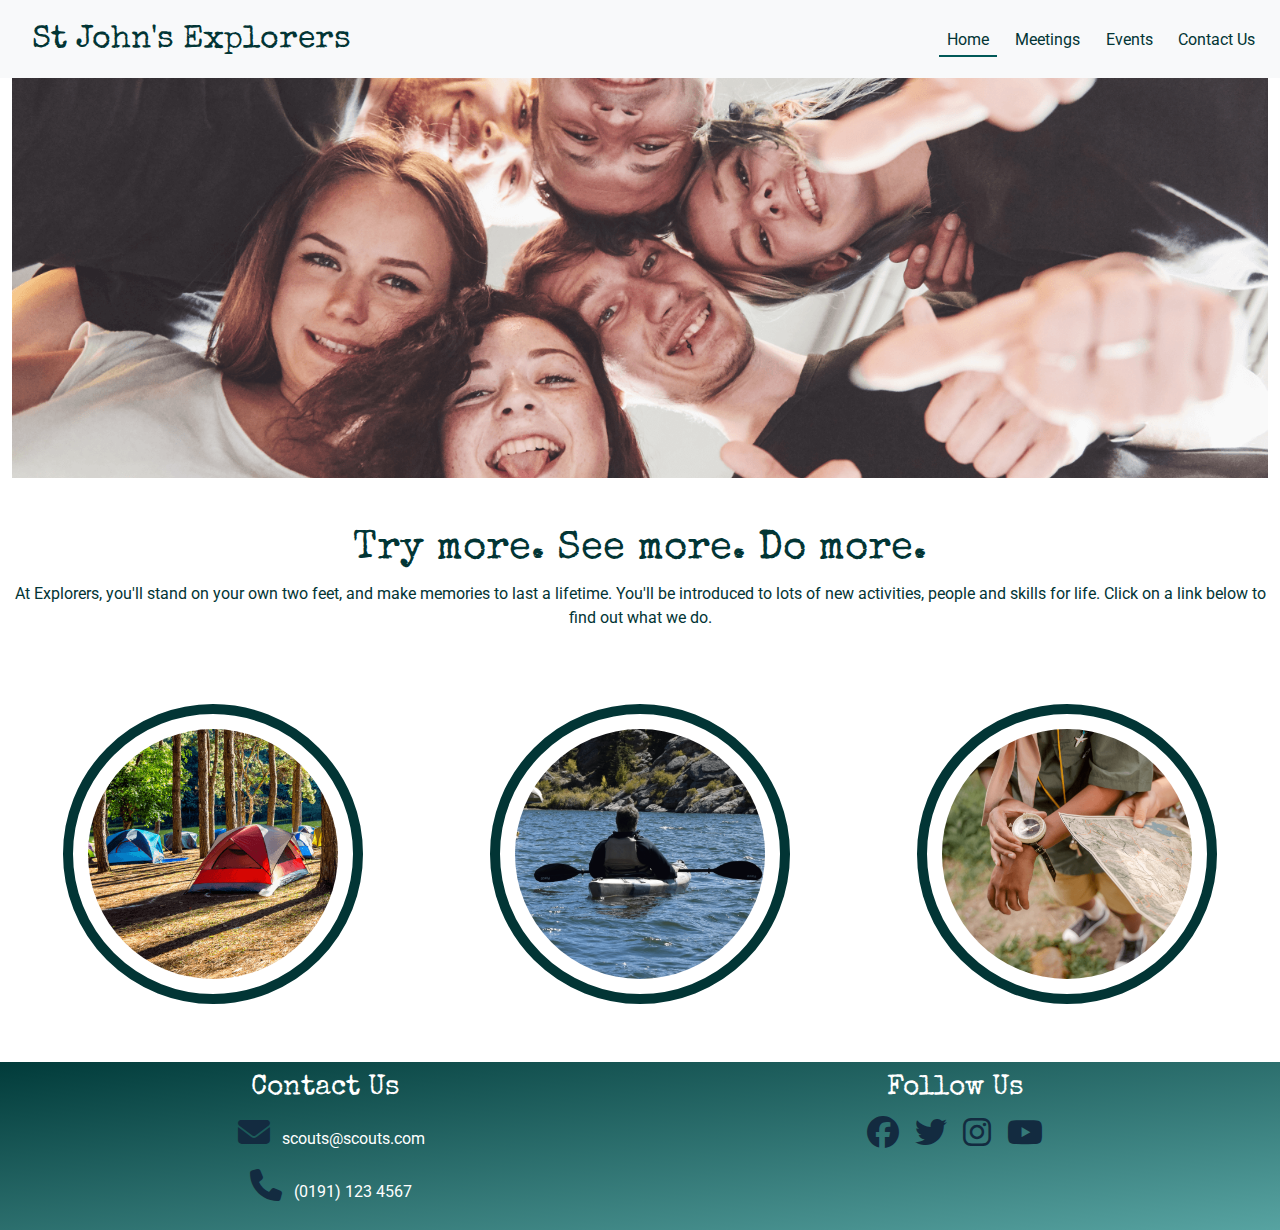
<file: index.html>
<!DOCTYPE html>
<html lang="en">
<head>
    <meta charset="UTF-8">
    <meta http-equiv="X-UA-Compatible" content="IE=edge">
    <meta name="viewport" content="width=device-width, initial-scale=1.0">
    <meta name="description" content="St John's Explorer Scout unit in Sunderland District">
    <meta name="keywords" content="explorer scouts, explorers, scouts, st johns">
    <!-- Bootstrap CSS -->
    <link href="https://cdn.jsdelivr.net/npm/bootstrap@5.1.3/dist/css/bootstrap.min.css" rel="stylesheet">
    <link rel="stylesheet" href="https://cdnjs.cloudflare.com/ajax/libs/font-awesome/6.1.1/css/all.min.css" type="text/css" />
    <link rel="stylesheet" href="assets/css/style.css" type="text/css" />
    <title>St.John's Explorers</title>
</head>
<body>
<!--Nav bar taken from Code Institute Whiskey Drop tutorial and updated to Bootstrap 5 using getbootstrap.com-->
<header>
    <nav class="navbar navbar-light navbar-expand-lg bg-light">
        <div class="container-fluid" id="page-top">
            <a class="navbar-brand" href="index.html">
                <span class="logo">St John's Explorers</span>
            </a>

            <button class="navbar-toggler" type="button" data-bs-toggle="collapse" data-bs-target="#navbarNav" aria-controls="navbarNav" aria-expanded="false" aria-label="Toggle navigation">
                <span class="navbar-toggler-icon"></span>
            </button>

            <div class="collapse navbar-collapse justify-content-end" id="navbarNav">
                <ul class="navbar-nav">
                    <li class="active nav-item"><a class="nav-link" href="index.html">Home</a></li>
                    <li class="nav-item">
                        <a class="nav-link" href="meetings.html">Meetings</a>
                    </li>
                    <li class="nav-item">
                        <a class="nav-link" href="events.html">Events</a>
                    </li>
                    <li class="nav-item">
                        <a class="nav-link" href="contact.html">Contact Us</a>
                    </li>
                </ul>
            </div>
        </div>
    </nav>
</header>
<main>
    <!--hero image-->
    <div class="hero-outer">
        <div class="container-fluid">
            <div class="heroimage">
                <div class="row">
                    <div class="col-12">
                    </div>
                </div>
            </div>
        </div>
    </div>
    
    <!--Home page welcome message-->
    <section id="welcome-message">
        <div class="container-fluid">
            <div class="row my-5">
                <div class="col-12">
                    <h1 class="text-center">Try more. See more. Do more. </h1>
                    <p class="text-center">At Explorers, you'll stand on your own two feet, and make memories to last a lifetime. 
                            You'll be introduced to lots of new activities, people and skills for life. 
                            Click on a link below to find out what we do.</p>
                </div>
            </div>
        </div>
    </section>

    <!--circle links-->
    <div id="landing-circles">
        <div class="container-fluid">   
            <div class="row align-items-center justify-content-center my-5">
                <!--circle 1-->
                <div class="col-12 col-md-6 col-lg-4">
                    <div class="circle">
                        <div class="link-img-outer">
                            <a href="meetings.html">
                                <div id="meetings">
                                    <div class="fade">
                                        <div class="hover-text">Meetings</div>
                                    </div>
                                </div>
                            </a>    
                        </div>
                    </div>    
                </div>
                <!--circle 2-->
                <div class="col-12 col-md-6 col-lg-4">
                    <div class="circle">
                        <div class="link-img-outer">
                            <a href="events.html">
                                <div id="events">
                                    <div class="fade">
                                        <div class="hover-text">Events</div>
                                    </div>
                                </div>
                            </a>    
                        </div>
                    </div>
                </div>
                <!--circle 3-->
                <div class="col-12 d-md-none d-lg-block col-lg-4">
                    <div class="circle">
                        <div class="link-img-outer">
                            <a href="contact.html">
                                <div id="contact">
                                    <div class="fade">
                                        <div class="hover-text">Contact Us</div>
                                    </div>   
                                </div>
                            </a>
                        </div>
                    </div>
                </div>
            </div>
        </div>
    </div>
    </main> 

    <!--footer-->
    <footer class="footer">
        <div class="container-fluid">
            <div class="row">
                <div class="col-sm-6 text-sm-left">
                    <h3 class="footer-headings">Contact Us</h3>
                    <p><i class="list-contact-icon fa-solid fa-envelope" aria-hidden="true"></i>scouts@scouts.com</p>    
                    <p><i class="list-contact-icon fa-solid fa-phone" aria-hidden="true"></i>(0191) 123 4567</p>
                </div>               
                
                <div class="col-sm-6 text-sm-right">
                    <h3 class="footer-headings">Follow Us</h3>
                    <ul class="list-inline socials">
                        <li class="list-inline-item">
                            <a target="_blank" href="https://www.facebook.com/durhamscouts" class="social-media-hover">
                                <i class="social-media-icon fa-brands fa-facebook" aria-hidden="true"></i>
                                <span class="sr-only">Facebook</span>
                            </a>
                        </li>
                        <li class="list-inline-item">
                            <a target="_blank" href="https://twitter.com/durhamscouts" class="social-media-hover">
                                <i class="social-media-icon fa-brands fa-twitter" aria-hidden="true"></i>
                                <span class="sr-only">Twitter</span>
                            </a>
                        </li>
                        <li class="list-inline-item">
                            <a target="_blank" href="https://www.instagram.com/durhamscoutsyouth/" class="social-media-hover">
                                <i class="social-media-icon fa-brands fa-instagram" aria-hidden="true"></i>
                                <span class="sr-only">Instagram</span>
                            </a>
                        </li>
                        <li class="list-inline-item">
                            <a target="_blank" href="https://www.youtube.com/watch?v=k6-cvuTXqMA" class="social-media-hover">
                                <i class="social-media-icon fa-brands fa-youtube" aria-hidden="true"></i>
                                <span class="sr-only">YouTube</span>
                            </a>
                        </li>
                    </ul>    
                </div>
            </div>
        </div>
    </footer>
    <!--Bootstrap JS-->
    <script src="https://cdn.jsdelivr.net/npm/@popperjs/core@2.10.2/dist/umd/popper.min.js"></script>
    <script src="https://cdn.jsdelivr.net/npm/bootstrap@5.1.3/dist/js/bootstrap.min.js"></script>
</body>
</html>
</file>
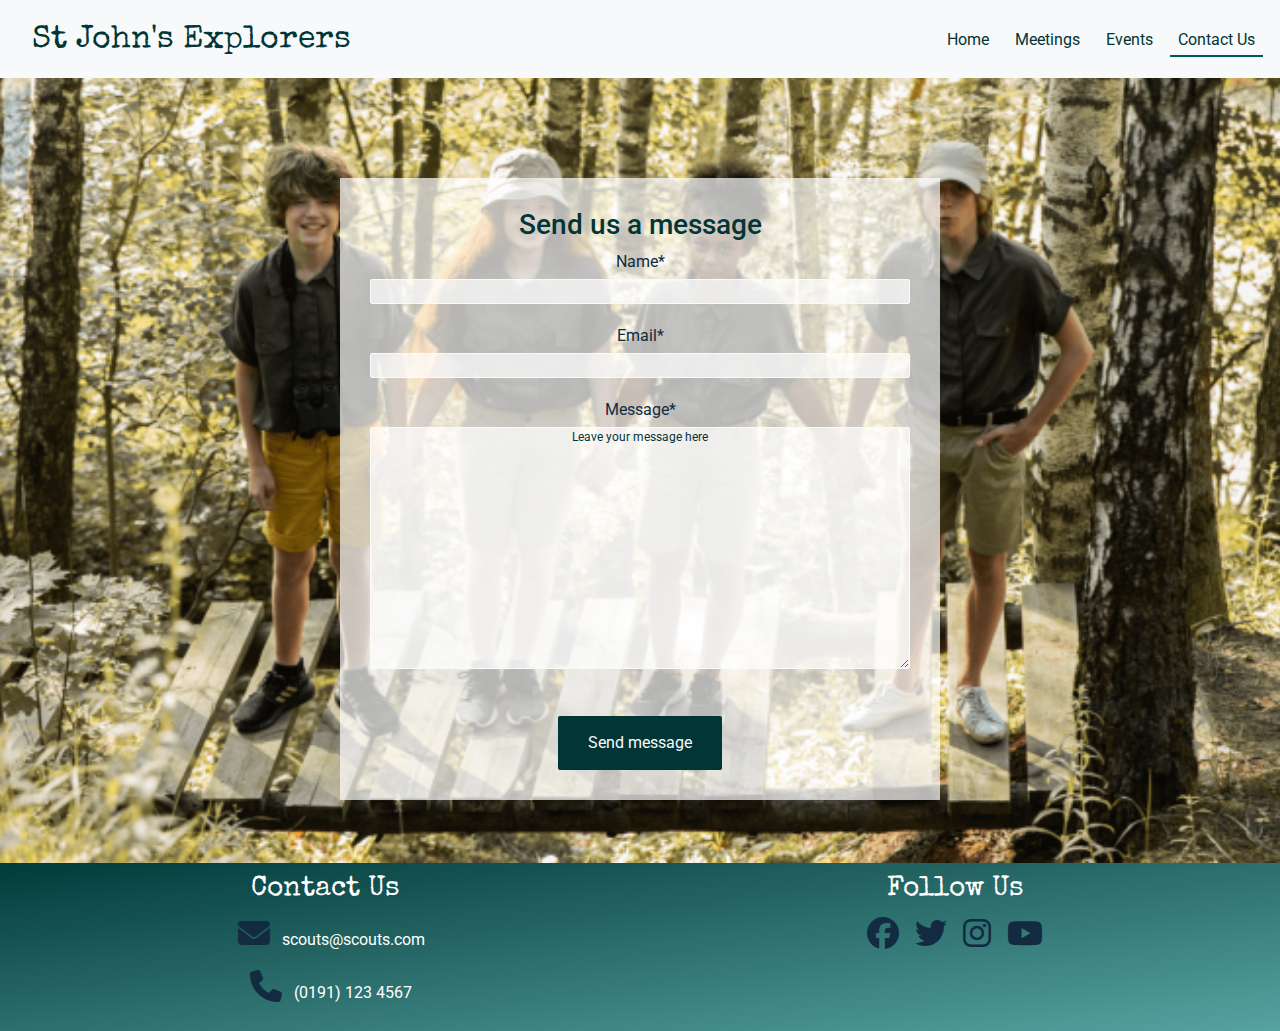
<file: contact.html>
<!DOCTYPE html>
<html lang="en">
<head>
    <meta charset="UTF-8">
    <meta http-equiv="X-UA-Compatible" content="IE=edge">
    <meta name="viewport" content="width=device-width, initial-scale=1.0">
    <meta name="description" content="St John's Explorer Scout unit in Sunderland District">
    <meta name="keywords" content="explorer scouts, explorers, scouts, st johns">
    <!-- Bootstrap CSS -->
    <link rel="stylesheet" href="https://cdn.jsdelivr.net/npm/bootstrap@5.1.3/dist/css/bootstrap.min.css">
    <link rel="stylesheet" href="https://cdnjs.cloudflare.com/ajax/libs/font-awesome/6.1.1/css/all.min.css" type="text/css" />
    <link rel="stylesheet" href="assets/css/style.css" type="text/css" />
    <title>St.John's Explorers</title>
</head>
<body>
<!--Nav bar taken from Code Institute Whiskey Drop tutorial and updated to Bootstrap 5 using getbootstrap.com-->
<header>
    <nav class="navbar navbar-light navbar-expand-lg bg-light">
        <div class="container-fluid" id="page-top">
            <a class="navbar-brand" href="index.html">
                <span class="logo">St John's Explorers</span>
            </a>

            <button class="navbar-toggler" type="button" data-bs-toggle="collapse" data-bs-target="#navbarNav" aria-controls="navbarNav" aria-expanded="false" aria-label="Toggle navigation">
                <span class="navbar-toggler-icon"></span>
            </button>

            <div class="collapse navbar-collapse justify-content-end" id="navbarNav">
                <ul class="navbar-nav">
                    <li class="nav-item">
                        <a class="nav-link" href="index.html">Home</a>
                    </li>
                    <li class="nav-item">
                        <a class="nav-link" href="meetings.html">Meetings</a>
                    </li>
                    <li class="nav-item">
                        <a class="nav-link" href="events.html">Events</a>
                    </li>
                    <li class="active nav-item">
                        <a class="nav-link" href="contact.html">Contact Us</a>
                    </li>
                </ul>
            </div>
        </div>
    </nav>
</header>

<main>
    <div class="hero-outer hero-outer-contact">
        <div class="container-fluid">
            <div class="events-image">
                <div class="row">
                </div>
            </div>
        </div>
    </div>

    <!--contact info-->
        <section id="contact-us-section">
            <div class="form-section">
                <form method="GET" action="thank-you.html" class="form-area">
                
                    <h3>Send us a message</h3>
                    
                    <label for="name">Name*</label>
                    <input type="text" id="name" name="both_names" class="text-input" required aria-label="Enter your name" aria-required="true">
                    <label for="emailaddress">Email*</label>
                    <input type="email" id="emailaddress" name="email_address" class="text-input" required aria-label="Enter your email" aria-required="true">
                    <label for="message_area">Message*</label>                    
                    <textarea name="message_area" id="message_area" rows="10" placeholder="Leave your message here" aria-label="Enter your message" aria-required="true"></textarea>

                    <input class="send-button" type="submit" value="Send message">
                </form>
            </div>
        </section>
    </main>

    <!--footer-->
    <footer class="footer">
        <div class="container-fluid">
            <div class="row">
                <div class="col-sm-6 text-sm-left">
                    <h3 class="footer-headings">Contact Us</h3>
                    <p><i class="list-contact-icon fa-solid fa-envelope" aria-hidden="true"></i>scouts@scouts.com</p>    
                    <p><i class="list-contact-icon fa-solid fa-phone" aria-hidden="true"></i>(0191) 123 4567</p>
                </div>               
                
                <div class="col-sm-6 text-sm-right">
                    <h3 class="footer-headings">Follow Us</h3>
                    <ul class="list-inline socials">
                        <li class="list-inline-item">
                            <a target="_blank" href="https://www.facebook.com/durhamscouts" class="social-media-hover">
                                <i class="social-media-icon fa-brands fa-facebook" aria-hidden="true"></i>
                                <span class="sr-only">Facebook</span>
                            </a>
                        </li>
                        <li class="list-inline-item">
                            <a target="_blank" href="https://twitter.com/durhamscouts" class="social-media-hover">
                                <i class="social-media-icon fa-brands fa-twitter" aria-hidden="true"></i>
                                <span class="sr-only">Twitter</span>
                            </a>
                        </li>
                        <li class="list-inline-item">
                            <a target="_blank" href="https://www.instagram.com/durhamscoutsyouth/" class="social-media-hover">
                                <i class="social-media-icon fa-brands fa-instagram" aria-hidden="true"></i>
                                <span class="sr-only">Instagram</span>
                            </a>
                        </li>
                        <li class="list-inline-item">
                            <a target="_blank" href="https://www.youtube.com/watch?v=k6-cvuTXqMA" class="social-media-hover">
                                <i class="social-media-icon fa-brands fa-youtube" aria-hidden="true"></i>
                                <span class="sr-only">YouTube</span>
                            </a>
                        </li>
                    </ul>    
                </div>
            </div>
        </div>
    </footer>
    <!--Bootstrap JS-->
    <script src="https://cdn.jsdelivr.net/npm/@popperjs/core@2.10.2/dist/umd/popper.min.js"></script>
    <script src="https://cdn.jsdelivr.net/npm/bootstrap@5.1.3/dist/js/bootstrap.min.js"></script>
</body>
</html>
</file>
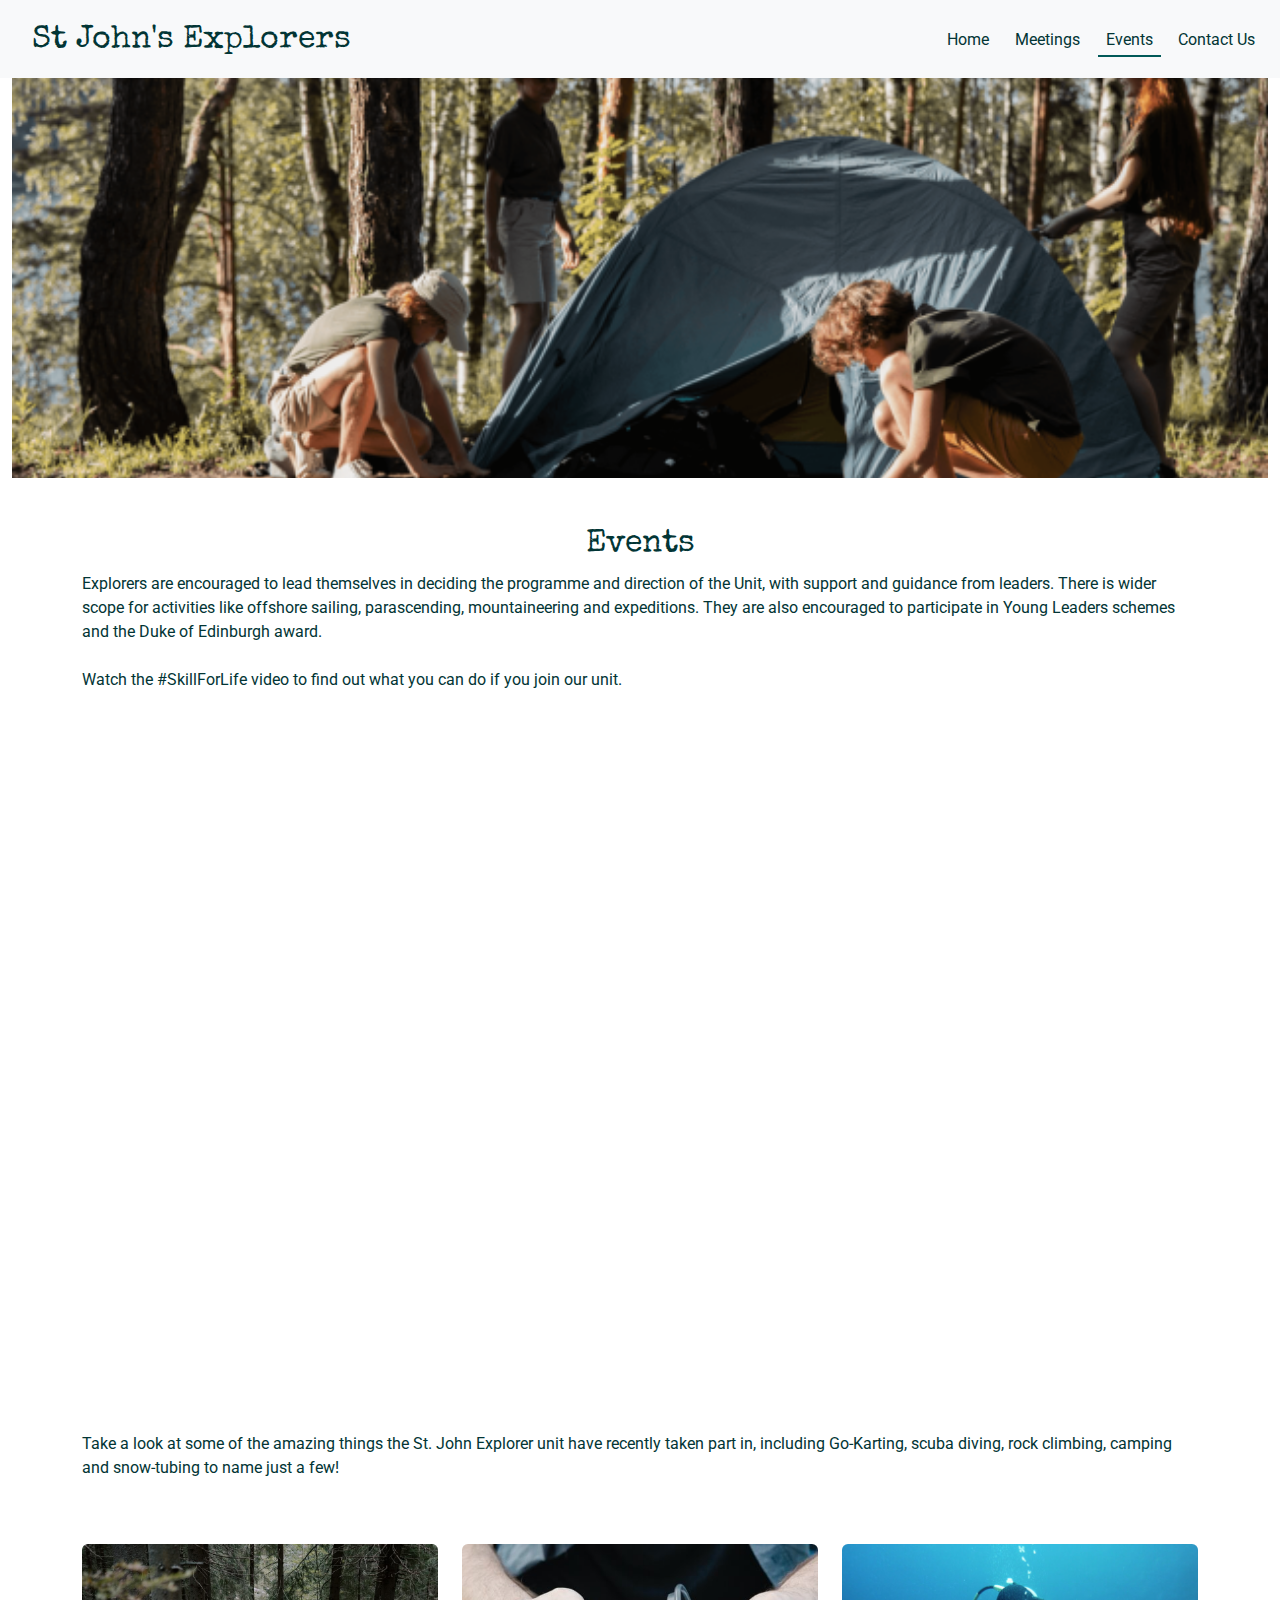
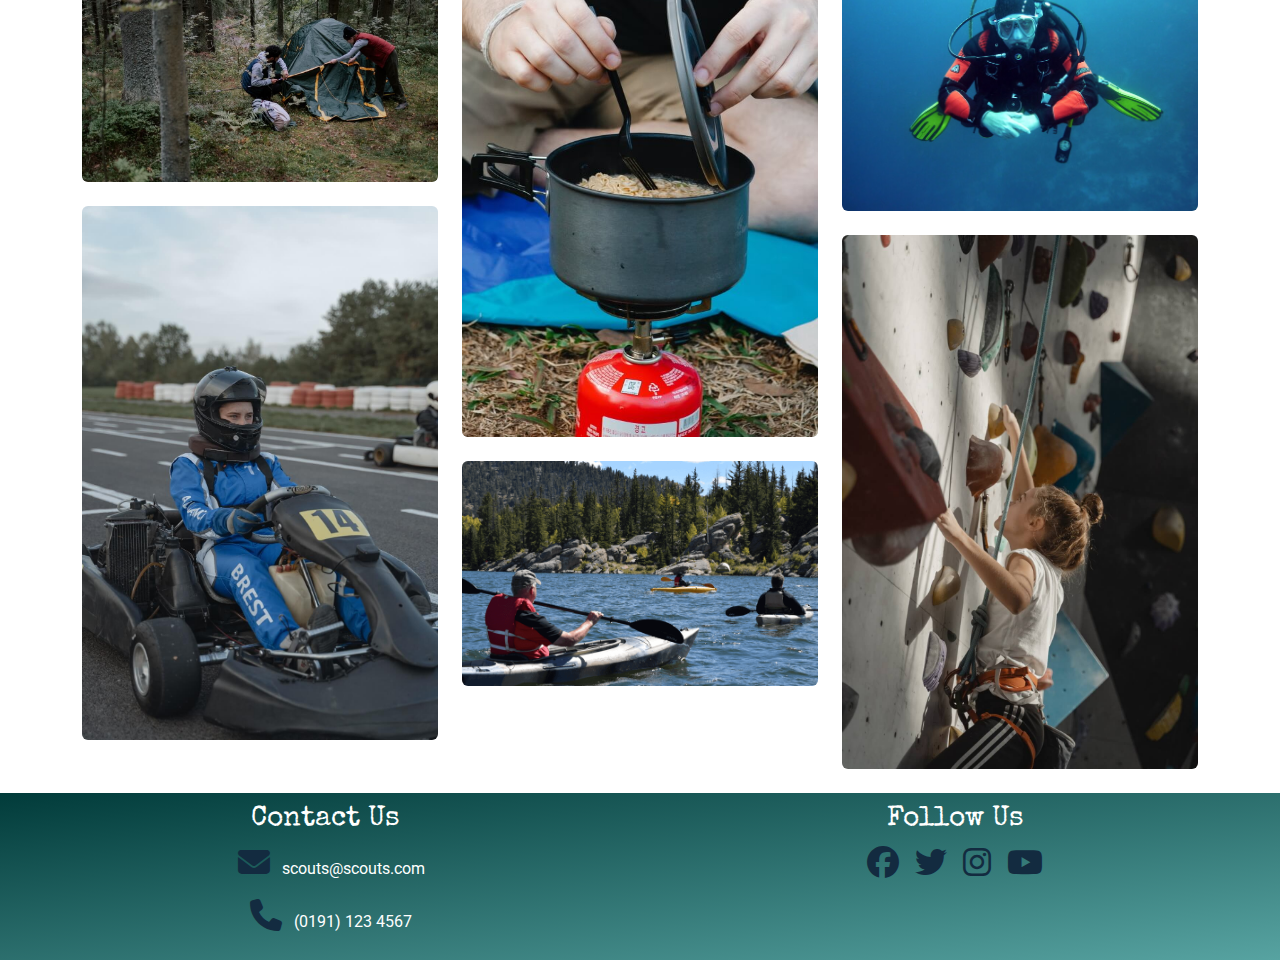
<file: events.html>
<!DOCTYPE html>
<html lang="en">
<head>
    <meta charset="UTF-8">
    <meta http-equiv="X-UA-Compatible" content="IE=edge">
    <meta name="viewport" content="width=device-width, initial-scale=1.0">
    <meta name="description" content="St John's Explorer Scout unit in Sunderland District">
    <meta name="keywords" content="explorer scouts, explorers, scouts, st johns">
    <!-- Bootstrap CSS -->
    <link rel="stylesheet" href="https://cdn.jsdelivr.net/npm/bootstrap@5.1.3/dist/css/bootstrap.min.css">
    <link rel="stylesheet" href="https://cdnjs.cloudflare.com/ajax/libs/font-awesome/6.1.1/css/all.min.css" type="text/css" />
    <link rel="stylesheet" href="assets/css/style.css" type="text/css" />
    <title>St.John's Explorers</title>
</head>
<body>
<!--Nav bar taken from Code Institute Whiskey Drop tutorial and updated to Bootstrap 5 using getbootstrap.com-->
<header>
    <nav class="navbar navbar-light navbar-expand-lg bg-light">
        <div class="container-fluid" id="page-top">
            <a class="navbar-brand" href="index.html">
                <span class="logo">St John's Explorers</span>
            </a>

            <button class="navbar-toggler" type="button" data-bs-toggle="collapse" data-bs-target="#navbarNav" aria-controls="navbarNav" aria-expanded="false" aria-label="Toggle navigation">
                <span class="navbar-toggler-icon"></span>
            </button>

            <div class="collapse navbar-collapse justify-content-end" id="navbarNav">
                <ul class="navbar-nav">
                    <li class="nav-item"><a class="nav-link" href="index.html">Home</a></li>
                    <li class="nav-item">
                        <a class="nav-link" href="meetings.html">Meetings</a>
                    </li>
                    <li class="active nav-item">
                        <a class="nav-link" href="events.html">Events</a>
                    </li>
                    <li class="nav-item">
                        <a class="nav-link" href="contact.html">Contact Us</a>
                    </li>
                </ul>
            </div>
        </div>
    </nav>
</header>
<main>
    <!--new hero image-->
    <div class="hero-outer">
        <div class="container-fluid">
            <div class="events-image">
                <div class="row">
                    <div class="col-12">
                    </div>
                </div>
            </div>
        </div>
    </div>
    
    <!--events-->
    <article class="container">
        <section id="events-info">
            <div class="row my-5">
                <div class="col-12">
                    <h2 class="meeting-heading">Events</h2>
                    <p class="meeting-content">Explorers are encouraged to lead themselves in deciding the programme and direction of the Unit, with support and guidance from leaders. 
                        There is wider scope for activities like offshore sailing, parascending, mountaineering and expeditions. They are also encouraged to participate in Young Leaders schemes and the Duke of Edinburgh award.<br><br> Watch the #SkillForLife video to find out what you can do if you join our unit.</p>      
                </div>
            </div>
            <!--code sourced from https://stackoverflow.com/questions/70863997/make-youtube-video-embed-responsive -->
            <div class="video-container justify-content-center">
                <iframe width="560" height="315" src="https://www.youtube.com/embed/cMGyuucCmuY?autoplay=0&mute=1" 
                allow="accelerometer; encrypted-media; gyroscope; picture-in-picture" allowfullscreen title="Scouts Skills for Life video" loading="lazy"></iframe>
            </div>

            <div class="row my-5">
                <div class="col-12">
                    <p class="meeting-content">Take a look at some of the amazing things the St. John Explorer unit have recently taken part in, 
                        including Go-Karting, scuba diving, rock climbing, camping and snow-tubing to name just a few!</p>      
                </div>
            </div>
            <div class="row">
                <div class="col-xs-12 col-sm-6 col-lg-4">
                    <img src="assets/images/small-camp.png"
                    class="w-100 shadow-1-strong rounded mb-4"
                    alt="camping in woods"/>
                    <span class="sr-only">camping in woods</span>
                    
                    <img src="assets/images/small-gokart.png"
                    class="w-100 shadow-1-strong rounded mb-4"
                    alt="Go-kart"/>
                    <span class="sr-only">Go-kart</span>
                </div>
            
                <div class="col-xs-12 col-sm-6 col-lg-4 mb-4">
                    <img src="assets/images/small-cook.png"
                    class="w-100 shadow-1-strong rounded mb-4"
                    alt="cooking food outdoors"/>
                    <span class="sr-only">cooking food outdoors</span>
                
                    <img src="assets/images/small-canoing.png"
                    class="w-100 shadow-1-strong rounded mb-4"
                    alt="canoeing on lake"/>
                    <span class="sr-only">canoeing on lake</span>
                </div>
                
                <div class="col-xs-12 col-sm-6 col-lg-4">
                    <img src="assets/images/small-scuba.png"
                    class="w-100 shadow-1-strong rounded mb-4"
                    alt="scuba diver"/>
                    <span class="sr-only">scuba diver</span>
                
                    <img src="assets/images/small-climbing.png"
                    class="w-100 shadow-1-strong rounded mb-4"
                    alt="A girl on a climbing tower"/>
                    <span class="sr-only">A girl on a climbing tower</span>
                </div>
            </div>
        </section> 
    </article>
</main>    
<!--footer-->
<footer class="footer">
    <div class="container-fluid">
        <div class="row">
            <div class="col-sm-6 text-sm-left">
                <h3 class="footer-headings">Contact Us</h3>
                <p><i class="list-contact-icon fa-solid fa-envelope" aria-hidden="true"></i>scouts@scouts.com</p>    
                <p><i class="list-contact-icon fa-solid fa-phone" aria-hidden="true"></i>(0191) 123 4567</p>
            </div>               
            
            <div class="col-sm-6 text-sm-right">
                <h3 class="footer-headings">Follow Us</h3>
                <ul class="list-inline socials">
                    <li class="list-inline-item">
                        <a target="_blank" href="https://www.facebook.com/durhamscouts" class="social-media-hover">
                            <i class="social-media-icon fa-brands fa-facebook" aria-hidden="true"></i>
                            <span class="sr-only">Facebook</span>
                        </a>
                    </li>
                    <li class="list-inline-item">
                        <a target="_blank" href="https://twitter.com/durhamscouts" class="social-media-hover">
                            <i class="social-media-icon fa-brands fa-twitter" aria-hidden="true"></i>
                            <span class="sr-only">Twitter</span>
                        </a>
                    </li>
                    <li class="list-inline-item">
                        <a target="_blank" href="https://www.instagram.com/durhamscoutsyouth/" class="social-media-hover">
                            <i class="social-media-icon fa-brands fa-instagram" aria-hidden="true"></i>
                            <span class="sr-only">Instagram</span>
                        </a>
                    </li>
                    <li class="list-inline-item">
                        <a target="_blank" href="https://www.youtube.com/watch?v=k6-cvuTXqMA" class="social-media-hover">
                            <i class="social-media-icon fa-brands fa-youtube" aria-hidden="true"></i>
                            <span class="sr-only">YouTube</span>
                        </a>
                    </li>
                </ul>    
            </div>
        </div>
    </div>
</footer>
<!--Bootstrap JS-->
<script src="https://cdn.jsdelivr.net/npm/@popperjs/core@2.10.2/dist/umd/popper.min.js"></script>
<script src="https://cdn.jsdelivr.net/npm/bootstrap@5.1.3/dist/js/bootstrap.min.js"></script>
</body>
</html>
</file>
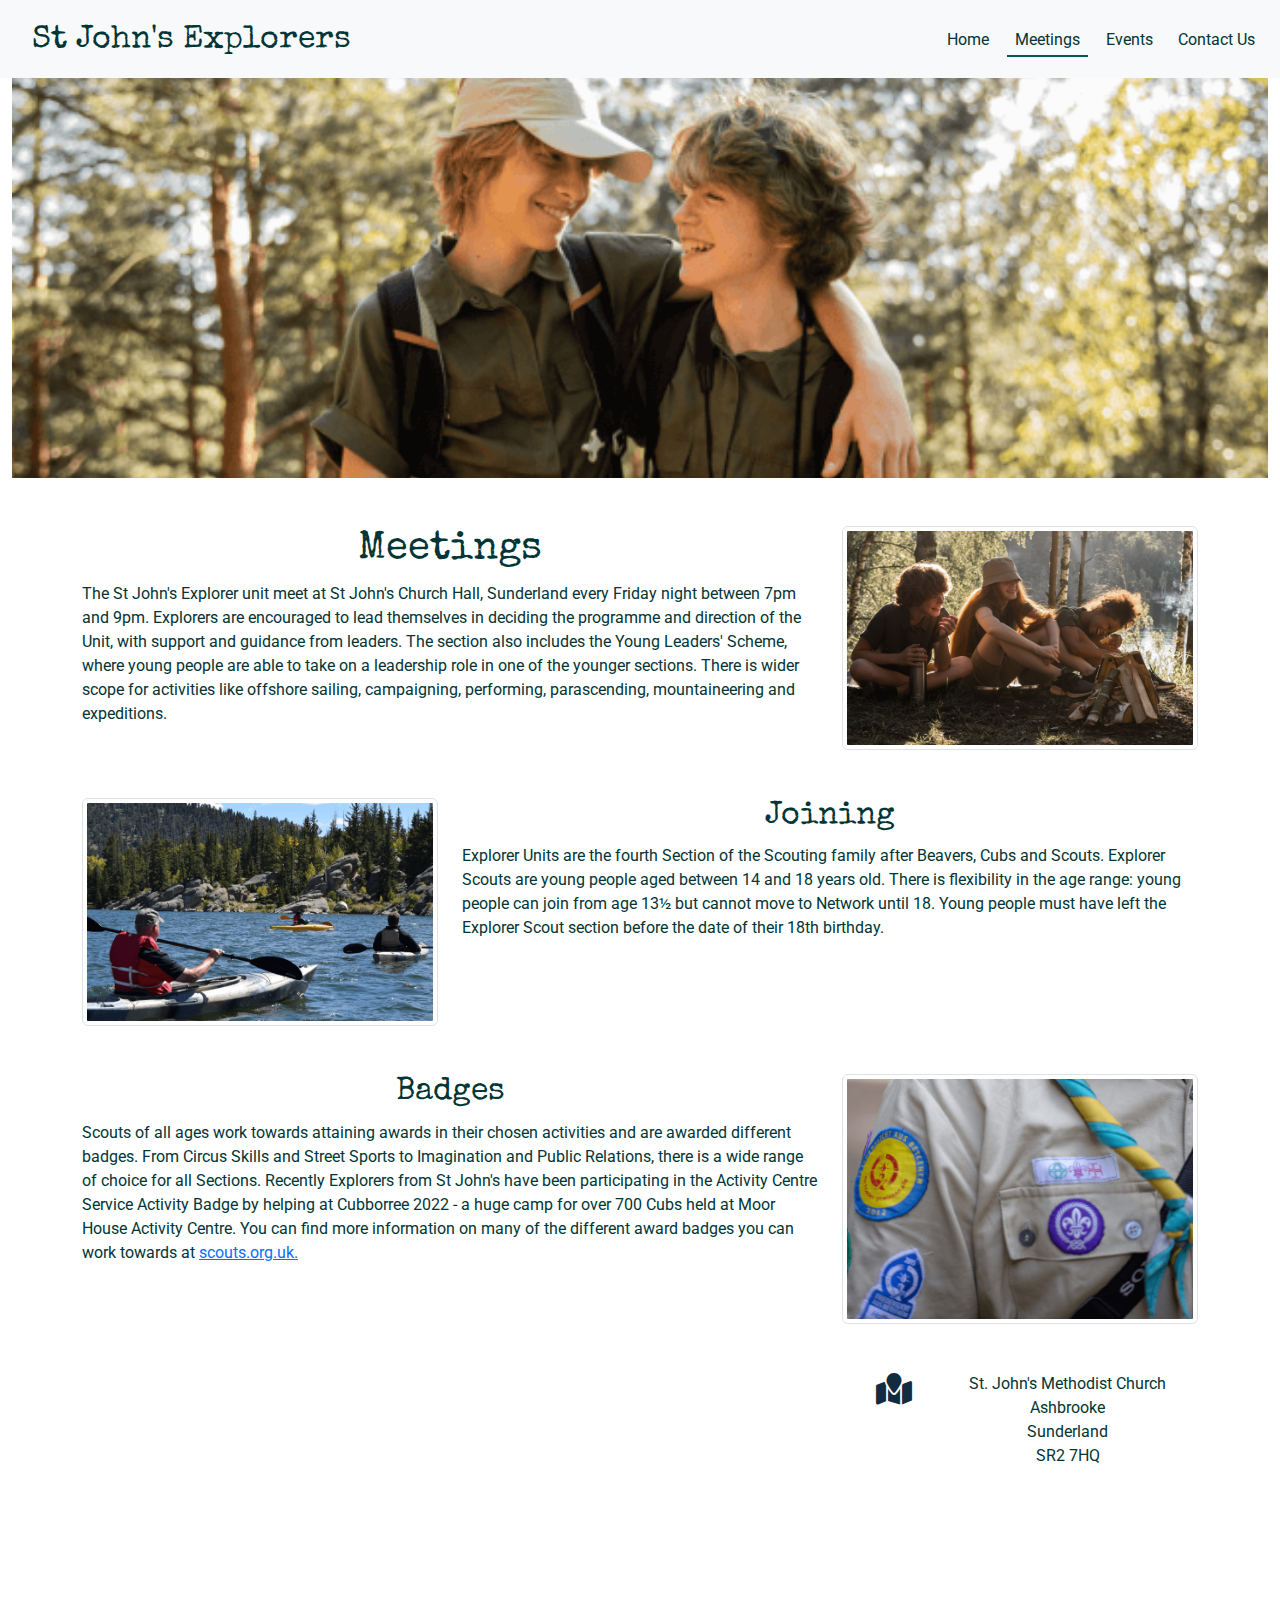
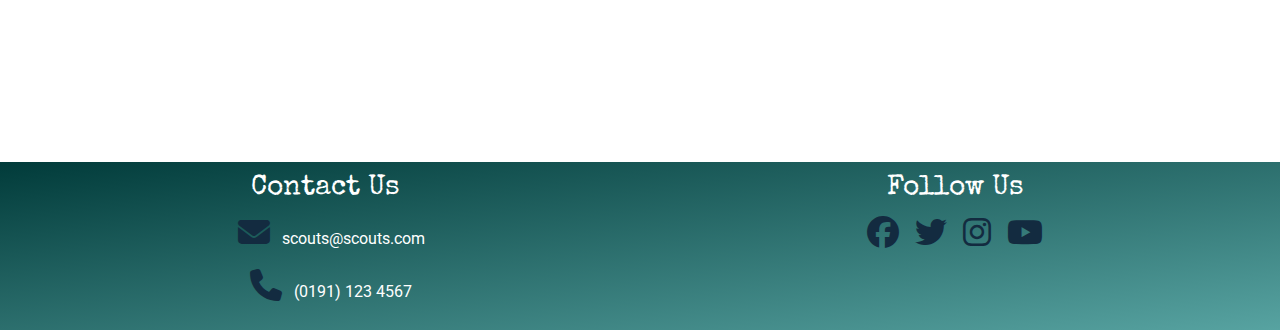
<file: meetings.html>
<!DOCTYPE html>
<html lang="en">
<head>
    <meta charset="UTF-8">
    <meta http-equiv="X-UA-Compatible" content="IE=edge">
    <meta name="viewport" content="width=device-width, initial-scale=1.0">
    <meta name="description" content="St John's Explorer Scout unit in Sunderland District">
    <meta name="keywords" content="explorer scouts, explorers, scouts, st johns">
    <!-- Bootstrap CSS -->
    <link rel="stylesheet" href="https://cdn.jsdelivr.net/npm/bootstrap@5.1.3/dist/css/bootstrap.min.css">
    <link rel="stylesheet" href="https://cdnjs.cloudflare.com/ajax/libs/font-awesome/6.1.1/css/all.min.css" type="text/css" />
    <link rel="stylesheet" href="assets/css/style.css" type="text/css" />
    <title>St.John's Explorers</title>
</head>
<body>
<!--Nav bar taken from Code Institute Whiskey Drop tutorial and updated to Bootstrap 5 using getbootstrap.com-->
<header>
    <nav class="navbar navbar-light navbar-expand-lg bg-light">
        <div class="container-fluid" id="page-top">
            <a class="navbar-brand" href="index.html">
                <span class="logo">St John's Explorers</span>
            </a>

            <button class="navbar-toggler" type="button" data-bs-toggle="collapse" data-bs-target="#navbarNav" aria-controls="navbarNav" aria-expanded="false" aria-label="Toggle navigation">
                <span class="navbar-toggler-icon"></span>
            </button>

            <div class="collapse navbar-collapse justify-content-end" id="navbarNav">
                <ul class="navbar-nav">
                    <li class="nav-item"><a class="nav-link" href="index.html">Home</a></li>
                    <li class="active nav-item">
                        <a class="nav-link" href="meetings.html">Meetings</a>
                    </li>
                    <li class="nav-item">
                        <a class="nav-link" href="events.html">Events</a>
                    </li>
                    <li class="nav-item">
                        <a class="nav-link" href="contact.html">Contact Us</a>
                    </li>
                </ul>
            </div>
        </div>
    </nav>
</header>
<main>
    <!--hero image-->
    <div class="hero-outer">
        <div class="container-fluid">
            <div class="meet-image">
                <div class="row">
                    <div class="col-12">
                    </div>
                </div>
            </div>
        </div>
    </div>
    
    <!-- Meeting info-->
        <section id="meeting-information">
            <div class="container">
                <div class="row my-5">
                    <div class="col-xs-12 col-sm-8">
                        <h1 class="meeting-heading">Meetings</h1>
                        <p class="meeting-content">The St John's Explorer unit meet at St John's Church Hall, Sunderland every Friday night between 7pm and 9pm. Explorers are encouraged to lead themselves in deciding the programme and direction of the Unit, with support and guidance from leaders. The section also includes the Young Leaders' Scheme, where young people are able to take on a leadership role in one of the younger sections. There is wider scope for activities like offshore sailing, campaigning, performing, parascending, mountaineering and expeditions.</p>      
                    </div>
                    <div class="col-xs-12 col-sm-4">
                        <img src="assets/images/campfire_group.png" class="img-fluid img-thumbnail" alt="Children at a campfire"/>
                    </div> 
                </div>

                <div class="row my-5">
                    <div class="col-xs-12 col-sm-4">
                        <img src="assets/images/canoing.png" class="img-fluid img-thumbnail" alt="People in canoes"/>
                    </div> 
                    <div class="col-xs-12 col-sm-8">
                        <h2 class="meeting-heading">Joining</h2>
                        <p class="meeting-content">Explorer Units are the fourth Section of the Scouting family after Beavers, Cubs and Scouts. Explorer Scouts are young people aged between 14 and 18 years old. There is flexibility in the age range: young people can join from age 13½ but cannot move to Network until 18. Young people must have left the Explorer Scout section before the date of their 18th birthday.</p>
                    </div>    
                </div>

                <div class="row my-5">
                    <div class="col-xs-12 col-sm-8">       
                        <h2 class="meeting-heading">Badges</h2>
                        <p class="meeting-content">Scouts of all ages work towards attaining awards in their chosen activities and are awarded different badges. From Circus Skills and Street Sports to Imagination and Public Relations, there is a wide range of choice for all Sections.
                            Recently Explorers from St John's have been participating in the Activity Centre Service Activity Badge by helping at Cubborree 2022 - a huge camp for over 700 Cubs held at Moor House Activity Centre. 
                            You can find more information on many of the different award badges you can work towards at <a href="https://www.scouts.org.uk/explorers/activity-badges/" target="_blank" aria-label="Official Scouts website">scouts.org.uk.</a></p>
                    </div>
                    <div class="col-xs-12 col-sm-4">
                        <img src="assets/images/small-badges.png" class="img-fluid img-thumbnail" alt="Badges on a uniform"/>
                    </div> 
                </div>
    
                <div class="row my-5">
                    <div class="col-xs-12 col-sm-8 map-responsive">       
                        <iframe src="https://www.google.com/maps/embed?pb=!1m18!1m12!1m3!1d2294.384301165237!2d-1.386939383909182!3d54.89617678033302!2m3!1f0!2f0!3f0!3m2!1i1024!2i768!4f13.1!3m3!1m2!1s0x487e669a38969543%3A0xbcb9db1b57e175ec!2sSt%20John&#39;s%20Methodist%20Church!5e0!3m2!1sen!2suk!4v1657211366666!5m2!1sen!2suk" 
                        width="300" height="300" style="border:0;" allowfullscreen="" aria-hidden="false" tabindex="0" title="Google Map"></iframe>
                    </div>
                    <div class="col-xs-12 col-sm-1 float-right">
                        <i class="map-contact-icon fa-solid fa-map-location" aria-hidden="true"></i>
                    </div>
                    <div class="col-xs-12 col-sm-3 text-sm-left">
                        <p>St. John's Methodist Church<br>Ashbrooke<br>Sunderland<br>SR2 7HQ</p>
                    </div>
                </div>
            </div>
        </section>
    </main>    
    
    <!--footer-->
    <footer class="footer">
        <div class="container-fluid">
            <div class="row">
                <div class="col-sm-6 text-sm-left">
                    <h3 class="footer-headings">Contact Us</h3>
                    <p><i class="list-contact-icon fa-solid fa-envelope" aria-hidden="true"></i>scouts@scouts.com</p>    
                    <p><i class="list-contact-icon fa-solid fa-phone" aria-hidden="true"></i>(0191) 123 4567</p>
                </div>               
                
                <div class="col-sm-6 text-sm-right">
                    <h3 class="footer-headings">Follow Us</h3>
                    <ul class="list-inline socials">
                        <li class="list-inline-item">
                            <a target="_blank" href="https://www.facebook.com/durhamscouts" class="social-media-hover">
                                <i class="social-media-icon fa-brands fa-facebook" aria-hidden="true"></i>
                                <span class="sr-only">Facebook</span>
                            </a>
                        </li>
                        <li class="list-inline-item">
                            <a target="_blank" href="https://twitter.com/durhamscouts" class="social-media-hover">
                                <i class="social-media-icon fa-brands fa-twitter" aria-hidden="true"></i>
                                <span class="sr-only">Twitter</span>
                            </a>
                        </li>
                        <li class="list-inline-item">
                            <a target="_blank" href="https://www.instagram.com/durhamscoutsyouth/" class="social-media-hover">
                                <i class="social-media-icon fa-brands fa-instagram" aria-hidden="true"></i>
                                <span class="sr-only">Instagram</span>
                            </a>
                        </li>
                        <li class="list-inline-item">
                            <a target="_blank" href="https://www.youtube.com/watch?v=k6-cvuTXqMA" class="social-media-hover">
                                <i class="social-media-icon fa-brands fa-youtube" aria-hidden="true"></i>
                                <span class="sr-only">YouTube</span>
                            </a>
                        </li>
                    </ul>    
                </div>
            </div>
        </div>
    </footer>
    <!--Bootstrap JS-->
    <script src="https://cdn.jsdelivr.net/npm/@popperjs/core@2.10.2/dist/umd/popper.min.js"></script>
    <script src="https://cdn.jsdelivr.net/npm/bootstrap@5.1.3/dist/js/bootstrap.min.js"></script>
    </body>
</html>
</file>
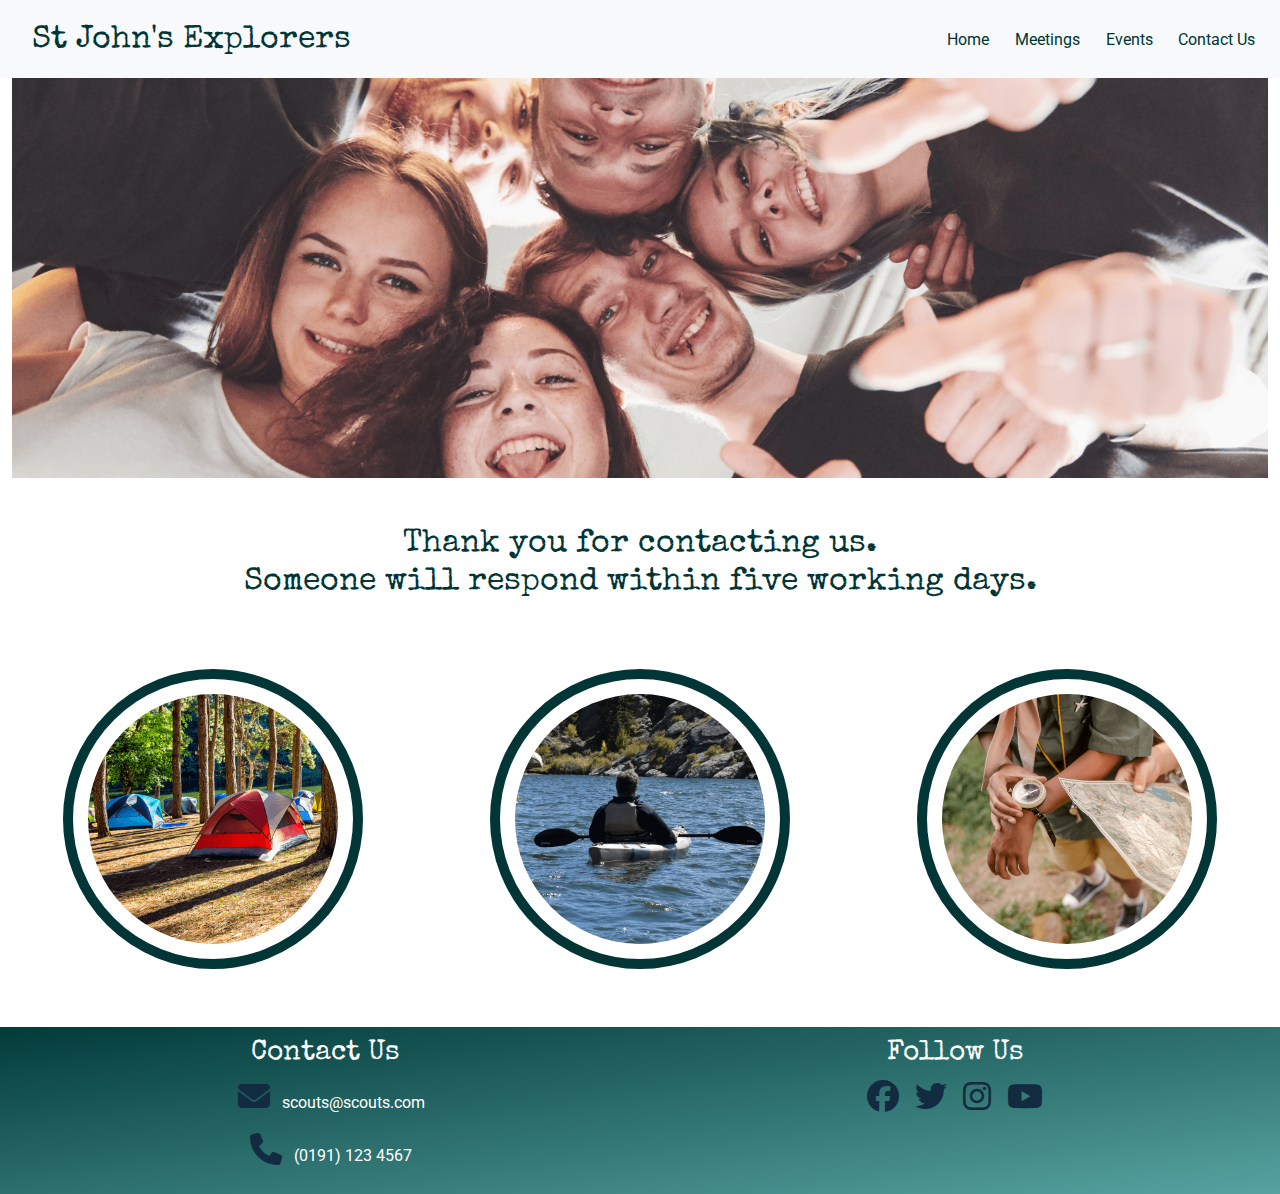
<file: thank-you.html>
<!DOCTYPE html>
<html lang="en">
<head>
    <meta charset="UTF-8">
    <meta http-equiv="X-UA-Compatible" content="IE=edge">
    <meta name="viewport" content="width=device-width, initial-scale=1.0">
    <meta name="description" content="St John's Explorer Scout unit in Sunderland District">
    <meta name="keywords" content="explorer scouts, explorers, scouts, st johns">
    <!-- Bootstrap CSS -->
    <link href="https://cdn.jsdelivr.net/npm/bootstrap@5.1.3/dist/css/bootstrap.min.css" rel="stylesheet">
    <link rel="stylesheet" href="https://cdnjs.cloudflare.com/ajax/libs/font-awesome/6.1.1/css/all.min.css" type="text/css" />
    <link rel="stylesheet" href="assets/css/style.css" type="text/css" />
    <title>St.John's Explorers</title>
</head>
<body>
<!--Nav bar taken from Code Institute Whiskey Drop tutorial and updated to Bootstrap 5 using getbootstrap.com-->
<header>
    <nav class="navbar navbar-light navbar-expand-lg bg-light">
        <div class="container-fluid" id="page-top">
            <a class="navbar-brand" href="index.html">
                <span class="logo">St John's Explorers</span>
            </a>

            <button class="navbar-toggler" type="button" data-bs-toggle="collapse" data-bs-target="#navbarNav" aria-controls="navbarNav" aria-expanded="false" aria-label="Toggle navigation">
                <span class="navbar-toggler-icon"></span>
            </button>

            <div class="collapse navbar-collapse justify-content-end" id="navbarNav">
                <ul class="navbar-nav">
                    <li class="nav-item"><a class="nav-link" href="index.html">Home</a></li>
                    <li class="nav-item">
                        <a class="nav-link" href="meetings.html">Meetings</a>
                    </li>
                    <li class="nav-item">
                        <a class="nav-link" href="events.html">Events</a>
                    </li>
                    <li class="nav-item">
                        <a class="nav-link" href="contact.html">Contact Us</a>
                    </li>
                </ul>
            </div>
        </div>
    </nav>
</header>
<main>
    <!--hero image-->
    <div class="hero-outer">
        <div class="container-fluid">
            <div class="heroimage">
                <div class="row">
                    <div class="col-12">
                    </div>
                </div>
            </div>
        </div>
    </div>
    
    <!--Home page welcome message-->
    <section id="welcome-message">
        <div class="container-fluid">
            <div class="row my-5">
                <div class="col-12">
                    <h2 class="text-center">Thank you for contacting us.<br> Someone will respond within five working days.</h2>
                </div>
            </div>
        </div>
    </section>

    <!--circle links-->
    <div id="landing-circles">
        <div class="container-fluid">   
            <div class="row align-items-center justify-content-center my-5">
                <!--circle -->
                <div class="col-12 col-md-6 col-lg-4">
                    <div class="circle">
                        <div class="link-img-outer">
                            <a href="meetings.html">
                                <div id="meetings">
                                    <div class="fade">
                                        <div class="hover-text">Meetings</div>
                                    </div>
                                </div>
                            </a>    
                        </div>
                    </div>    
                </div>
                <!--circle 2-->
                <div class="col-12 col-md-6 col-lg-4">
                    <div class="circle">
                        <div class="link-img-outer">
                            <a href="events.html">
                                <div id="events">
                                    <div class="fade">
                                        <div class="hover-text">Events</div>
                                    </div>
                                </div>
                            </a>    
                        </div>
                    </div>
                </div>
                <!--circle 3-->
                <div class="col-12 d-md-none d-lg-block col-lg-4">
                    <div class="circle">
                        <div class="link-img-outer">
                            <a href="contact.html">
                                <div id="contact">
                                    <div class="fade">
                                        <div class="hover-text">Contact Us</div>
                                    </div>   
                                </div>
                            </a>
                        </div>
                    </div>
                </div>
            </div>
        </div>
    </div>
    </main> 

    <!--footer-->
    <footer class="footer">
        <div class="container-fluid">
            <div class="row">
                <div class="col-sm-6 text-sm-left">
                    <h3 class="footer-headings">Contact Us</h3>
                    <p><i class="list-contact-icon fa-solid fa-envelope" aria-hidden="true"></i>scouts@scouts.com</p>    
                    <p><i class="list-contact-icon fa-solid fa-phone" aria-hidden="true"></i>(0191) 123 4567</p>
                </div>               
                
                <div class="col-sm-6 text-sm-right">
                    <h3 class="footer-headings">Follow Us</h3>
                    <ul class="list-inline socials">
                        <li class="list-inline-item">
                            <a target="_blank" href="https://www.facebook.com/durhamscouts" class="social-media-hover">
                                <i class="social-media-icon fa-brands fa-facebook" aria-hidden="true"></i>
                                <span class="sr-only">Facebook</span>
                            </a>
                        </li>
                        <li class="list-inline-item">
                            <a target="_blank" href="https://twitter.com/durhamscouts" class="social-media-hover">
                                <i class="social-media-icon fa-brands fa-twitter" aria-hidden="true"></i>
                                <span class="sr-only">Twitter</span>
                            </a>
                        </li>
                        <li class="list-inline-item">
                            <a target="_blank" href="https://www.instagram.com/durhamscoutsyouth/" class="social-media-hover">
                                <i class="social-media-icon fa-brands fa-instagram" aria-hidden="true"></i>
                                <span class="sr-only">Instagram</span>
                            </a>
                        </li>
                        <li class="list-inline-item">
                            <a target="_blank" href="https://www.youtube.com/watch?v=k6-cvuTXqMA" class="social-media-hover">
                                <i class="social-media-icon fa-brands fa-youtube" aria-hidden="true"></i>
                                <span class="sr-only">YouTube</span>
                            </a>
                        </li>
                    </ul>    
                </div>
            </div>
        </div>
    </footer>
    <!--Bootstrap JS-->
    <script src="https://cdn.jsdelivr.net/npm/@popperjs/core@2.10.2/dist/umd/popper.min.js"></script>
    <script src="https://cdn.jsdelivr.net/npm/bootstrap@5.1.3/dist/js/bootstrap.min.js"></script>
</body>
</html>
</file>
<file: assets/css/style.css>
@import url('https://fonts.googleapis.com/css2?family=Roboto:wght@400;500&family=Special+Elite&display=swap');

* {
    margin: 0;
    padding: 0;
    border: 0;
}

body {
    font-family: 'Roboto', sans-serif;
    font-weight: 400;
    color: #023535;
    background-color: #fff;
    text-align: center;
}

h1,
h2 {
    font-family: 'Special Elite', sans-serif;
    color: #023535;
}

h3 {
    font-family: 'Roboto', sans-serif;
    font-weight: 500;
    color: #023535;
}

.container {
    background-color: #fff;
}

/* Header & Nav Bar */

header {
    margin: 0;
}

.navbar-brand {
    margin: 0;
}

.logo {
    font-family: 'Special Elite', sans-serif;
    color: #023535;
    margin: 20px;
    font-size: 2rem;
    text-decoration: none;
}

#page-top {
    padding-top: 4px;
}


/* nav links */
/* Hover classes sourced from Stack Overflow article (see README)*/

.navbar-light .navbar-nav .nav-link {
    color: #023535;
}

.nav-link {
    padding: 0.2rem 1rem;
    margin: 0.3rem;
    border-bottom: 2px solid transparent;
    transition: all 0.35s ease-in-out;
    -moz-transition: all 0.35s ease-in-out;
    -webkit-transition: all 0.35s ease-in-out;
    -o-transition: all 0.35s ease-in-out;
}

.nav-link:hover {
    border-color: #132b40;
}

.active .nav-link {
    border-bottom: 2px solid transparent;
    color: #023535;
    border-color: #015958;
}
/* end Hover classes */

/*new hero image*/
.hero-outer {
    height: 400px;
    width: 100%;
    overflow: hidden;
    position: relative;
}

.heroimage {
    width:100%;
    height:400px;
    background: url('../images/hero-scouts.png') no-repeat center center;
    background-size: cover;
    margin: auto;
    animation-name: hero-zoom;
    animation-duration: 5s;
    animation-fill-mode: forwards;
}

@keyframes hero-zoom {
    from {
        transform: scale(1);
    }
    to {
        transform: scale(1.1);
    }
}

/* Circles on Home Page*/ 
#landing-circles {
    background-color: #fff;
}

#circle {
    text-align: center;
}

.link-img-outer {
    height: 300px;
	width: 300px;
	border-radius: 50%;
    margin: 10px auto;
    padding: 15px;
    border: 10px solid #023535;
}

.fade {
    height: 250px;
    width: 250px;
    border-radius: 50%;
    opacity: 1;
}

.fade:hover {
    background: rgba(1, 89, 88, 0.7);
    opacity: 1;
}

.hover-text {
    color: #fafafa;
    height: 100%;
    width: 100%;
    border-radius: 50%;
    font-size: 1.75rem;
    text-align: center;
    opacity: 0;
    text-align: center;
    display: grid;
    justify-content: center;
    align-content: center;
}

.hover-text:hover {
    opacity: 1;
}

.hover-text a {
    text-decoration: none;
}

#meetings {
    background: url(../images/mobile_tent2.png);
    height: 100%;
    width: 100%;
    border-radius: 50%;
    background-size: cover;
    background-position: left center;  
}

#events {
    background: url(../images/mobile_canoe2.png);
    height: 100%;
    width: 100%;
    border-radius: 50%;
    background-size: cover;
    background-position: left center;
}

#contact {
    background: url(../images/mobile_contact_us1.png);
    height: 100%;
    width: 100%;
    border-radius: 50%;
    background-size: cover;
    background-position: bottom center; 
}
/* End of Circles on Home Page*/ 

/* Meeting Page */
/* hero image */
.meet-image {
    width:100%;
    height:400px;
    background: url('../images/hero-pair-compress.png') no-repeat center center;
    background-size: cover;
    margin: auto;
    animation-name: hero-zoom;
    animation-duration: 5s;
    animation-fill-mode: forwards;
}

@keyframes hero-zoom {
    from {
        transform: scale(1);
    }
    to {
        transform: scale(1.1);
    }
}

.meeting-content {
    text-align: left;
}

/* Map */
.map-responsive{
    overflow: hidden;
    padding-bottom: 30%;
    position: relative;
    height: 0;
}

.map-responsive iframe{
    left: 0;
    top: 0;
    height: 100%;
    width: 100%;
    position: absolute;
}

.map-contact-icon {
    margin: 0;
    font-size: 2rem;
    color: #132b40;
    padding: 1.5%;
    float: right;
}

/* Events Page */

/*new hero image*/
.events-image {
    width:100%;
    height:400px;
    background: url('../images/hero-camp.png') no-repeat center center;
    background-size: cover;
    margin: auto;
    animation-name: hero-zoom;
    animation-duration: 5s;
    animation-fill-mode: forwards;
}

@keyframes hero-zoom {
    from {
        transform: scale(1);
    }
    to {
        transform: scale(1.1);
    }
}

/* code sourced from https://stackoverflow.com/questions/70863997/make-youtube-video-embed-responsive */
.video-container {
    position: relative;
    padding-bottom: 56.25%; /* 16:9 */
    height: 0;
}
.video-container iframe {
    position: absolute;
    top: 0;
    left: 0;
    width: 100%;
    height: 100%;
}

/* Contact Us page */

.hero-outer-contact{
    display: none;
}

#contact-us-section {
    background-size: cover;
    background-position: center;
    height: 785px;
    background-image: url('../images/hero-group.png');
    margin: 0 0;
}

.form-section {
    display: block;
    text-align: center;
}

.form-area {
    color: #132b40;
    background-color: rgba(255, 255, 255, 0.7);
    max-width: 600px;
    padding: 30px;
    display: inline-block;
    margin-top: 100px
}

.text-input {
    background: inherit;
    color: #132b40;
    width: 100%;
    height: 25px;
    margin:  5px 0 20px 0;
    border: 1px solid #fafafa;
    border-radius: 2px;
}

.text-input:hover {
    border-color: #132b40;
    color: #023535;
}

#message_area {
    background: inherit;
    width: 100%;
    color: #132b40;
    margin: 5px 0 20px 0;
    text-align: center;
    border: 1px solid #fafafa;
    border-radius: 2px;
}

#message_area::placeholder {
    color: #023535;
    font-size: 0.75rem;
}

.send-button {
    margin-top: 20px;
    border-radius: 2px;
    padding: 15px 30px 15px 30px;
    text-align: center;
    font-size: 1rem;
    background-color: #023535;
    color: #fafafa;
    display: inline-block;
}

.send-button:hover {
    background-color: #015958;
    color: #fff;
}

/* Footer */
/*Code sourced from (https://www.w3schools.com/css/css3_gradients.asp)*/
.footer {
    background-image: linear-gradient(to bottom right, #013b3a, #57a3a1);
    padding: 10px;
    color: #fff;
    }

.footer-headings {
    color: #fff;
    font-family: 'Special Elite', sans-serif;
}

.list-contact-icon {
    margin: 0 10px;
    font-size: 2rem;
    color: #132b40;
    padding: 2px;
}

.social-media-icon {
    font-size: 2rem;
    color: #132b40;
    padding: 2px;
    margin: 0;
}

.social-media-hover i:hover {
    color: #fafafa;
}

/* Media Queries */
/* SM, Tablet View - For screen size smaller than 900px*/
@media screen and (max-width: 900px) {
    .form-area {
        margin-top: 120px;
    } 
}

/* Small, SmartPhone View -For screen size smaller than 576px */
@media screen and (max-width: 576px){
    /*new hero images*/
    .hero-outer {
        height: 175px;
    }

    .hero-outer-contact{
        display: contents;
    }
    
    .heroimage {
        height: 175px;
        background: url('../images/mobile-hero-scouts.png') no-repeat center center;
        animation-name: hero-zoom;
        animation-duration: 0s;
        animation-fill-mode: forwards;
    }

    .meet-image {
        height: 175px;
        animation-name: hero-zoom;
        animation-duration: 0s;
        animation-fill-mode: forwards;
    }

    .events-image {
        height: 175px;
        background: url('../images/small-tent-banner.png') no-repeat center center;
        background-size: cover;
        animation-name: hero-zoom;
        animation-duration: 0s;
        animation-fill-mode: forwards;
    }
    /*hero image end*/

    #contact-us-section {
        background: none;
    }
    
    .form-area {
        color: #132b40;
        background-color: rgba(255, 255, 255, 0.7);
        max-width: 600px;
        padding: 30px;
        display: inline-block;
        margin-top: 10px
    }

    .text-input {
        background: inherit;
        color: #132b40;
        width: 100%;
        height: 25px;
        margin:  5px 0 20px 0;
        border: 1px solid #023535;
        border-radius: 2px;
    }

    #message_area {
        background: inherit;
        width: 100%;
        color: #132b40;
        margin: 5px 0 20px 0;
        text-align: center;
        border: 1px solid #023535;
        border-radius: 2px;
    }

    .footer-headings {
        display: none;
    }
    .social-media-icon {
        margin: 10px;
        font-size: 2rem;
    }

    .list-contact-icon {
        display: none;
    }

    .map-contact-icon {
        display: none;
    }
}

/* X-Small, SmartPhone View -For screen size smaller than 493px */
@media screen and (max-width: 493px) {
    iframe.center {
        height: 100%;
        width: 100%;
      }
    
    .logo {
        font-size: large;
        text-decoration: none;
    }
}
</file>
